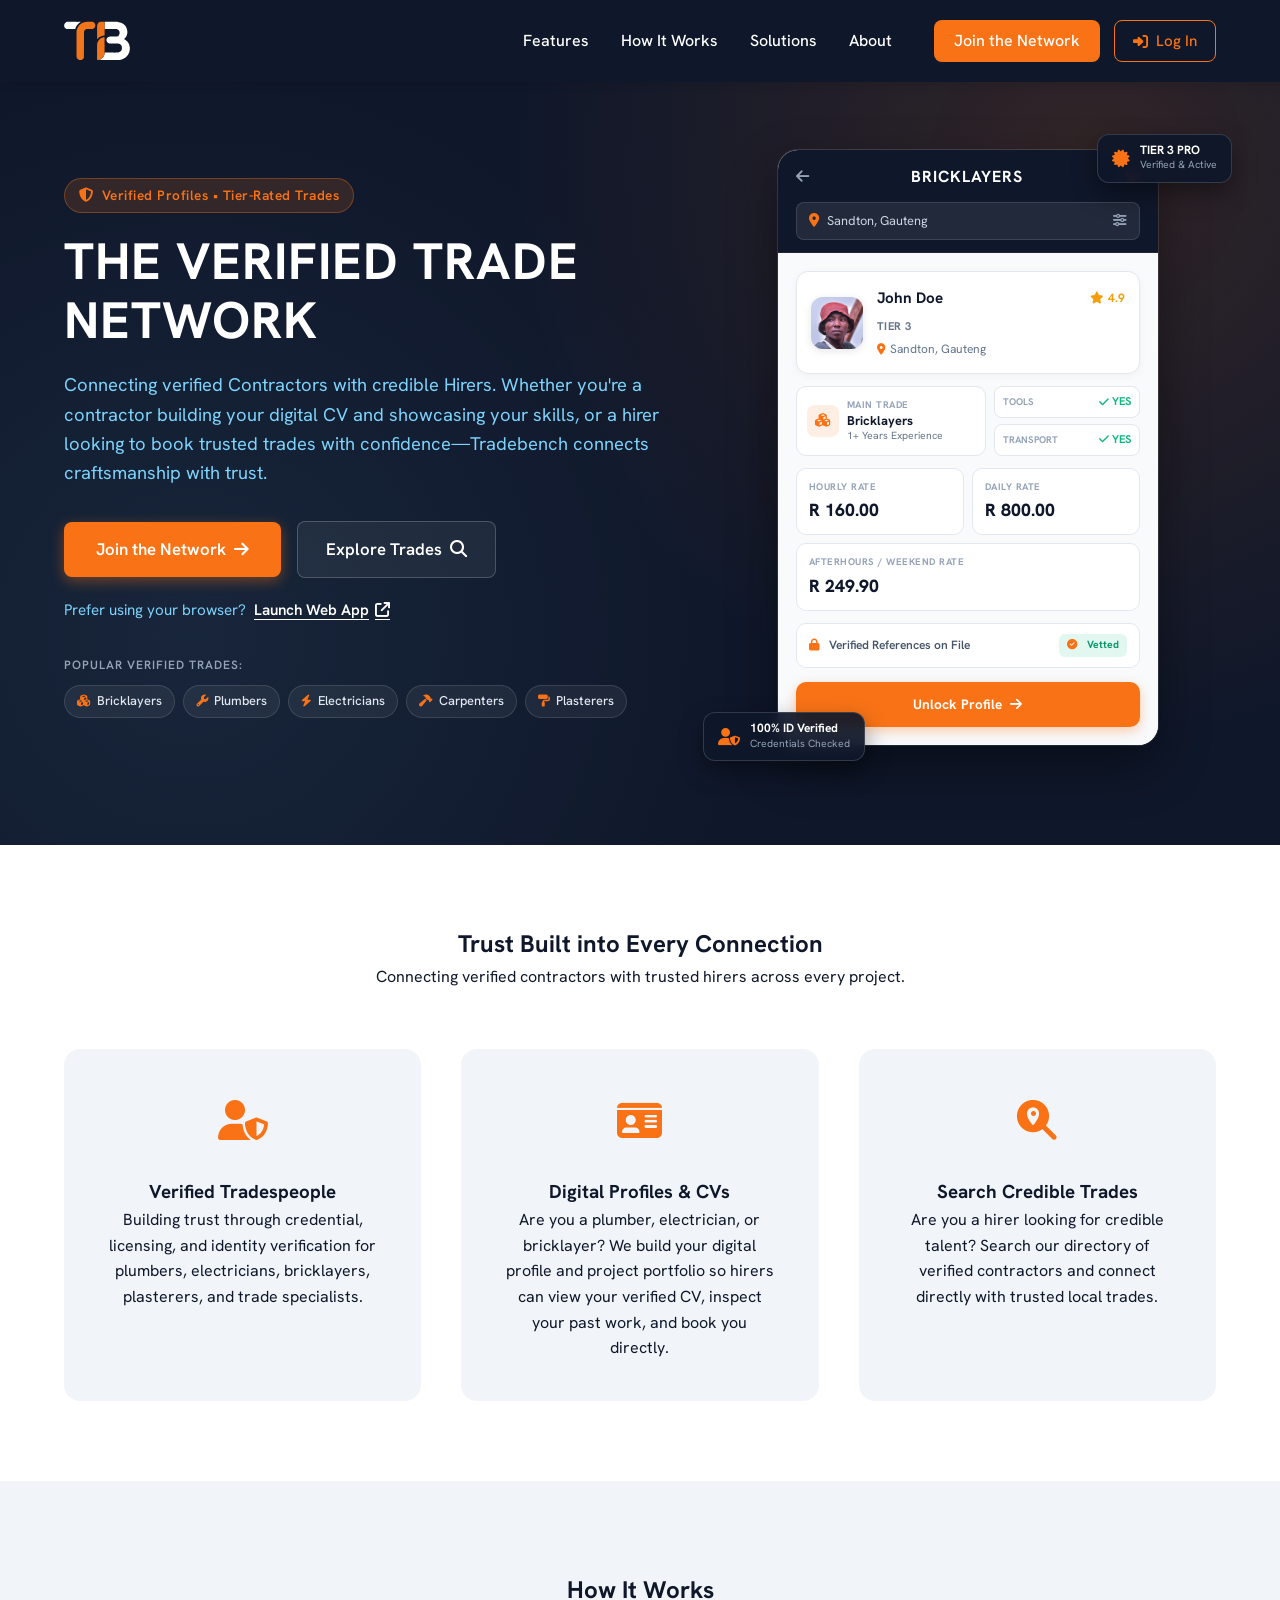
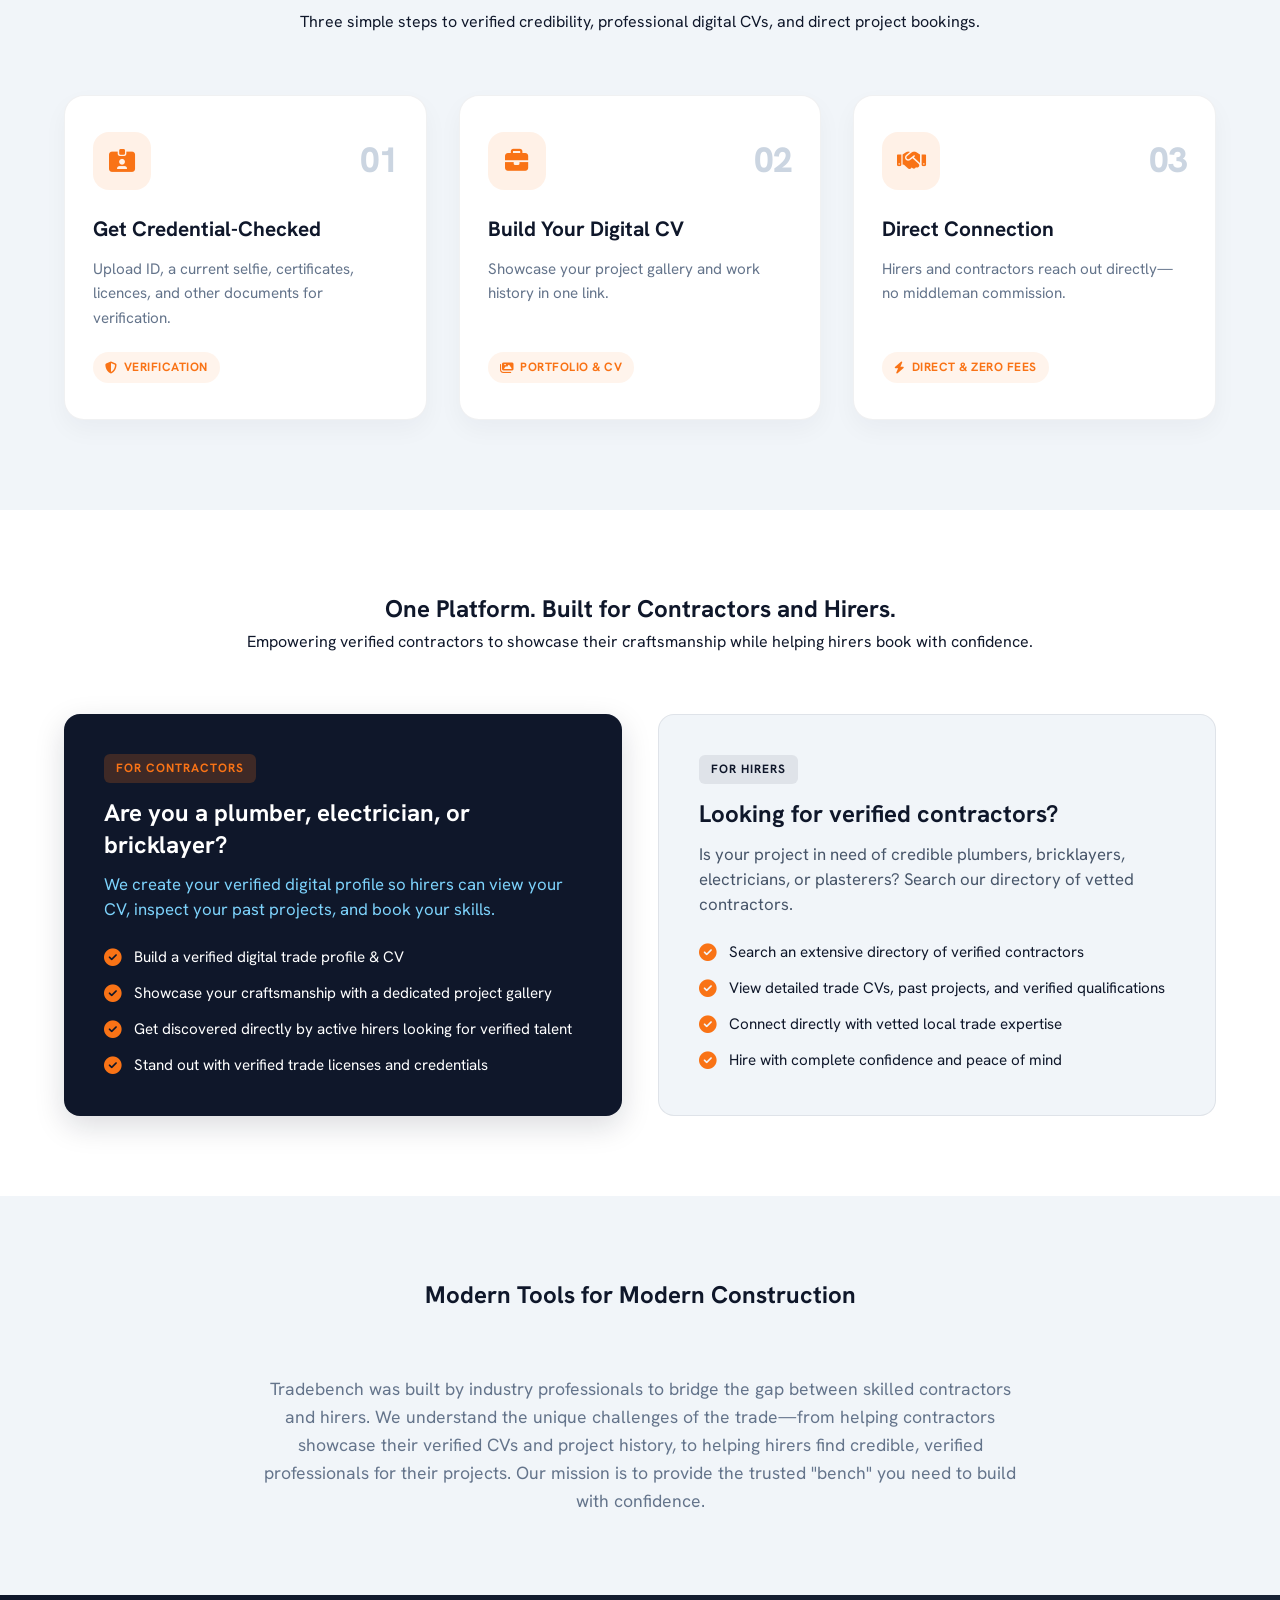
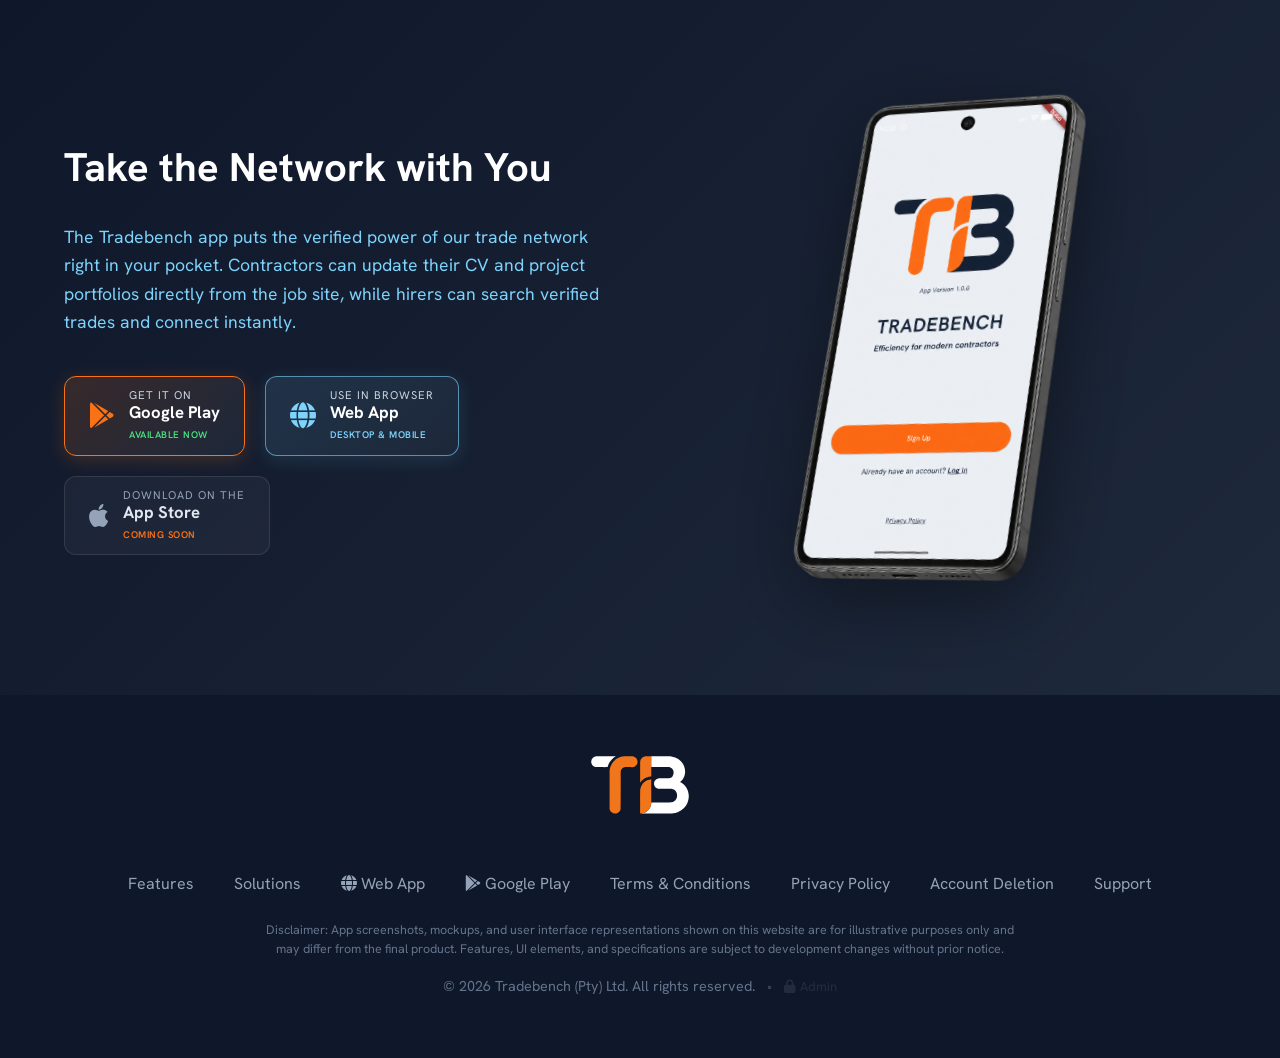
<file: index.html>
<!DOCTYPE html>
<html lang="en">

<head>
    <meta charset="UTF-8">
    <meta name="viewport" content="width=device-width, initial-scale=1.0">
    <title>Tradebench | The Verified Trade Network</title>
    <link rel="icon" type="image/svg+xml" href="assets/logo_dark.svg">
    <link rel="stylesheet" href="css/style.css">
    <!-- Font Awesome for icons -->
    <link rel="stylesheet" href="https://cdnjs.cloudflare.com/ajax/libs/font-awesome/6.5.2/css/all.min.css">
</head>

<body>
    <header>
        <div class="container">
            <nav>
                <a href="#" class="logo">
                    <img src="assets/logo_light.svg" alt="Tradebench Logo">
                </a>
                <button class="mobile-nav-toggle" id="mobileNavToggle" aria-label="Toggle navigation menu"
                    aria-expanded="false" aria-controls="navLinks">
                    <i class="fas fa-bars"></i>
                </button>
                <div class="nav-links" id="navLinks">
                    <a href="#features">Features</a>
                    <a href="#how-it-works">How It Works</a>
                    <a href="#solutions">Solutions</a>
                    <a href="#about">About</a>
                    <a href="#download" class="btn-cta-nav">Join the Network</a>
                    <a href="https://app.tradebench.co.za/" target="_blank" rel="noopener noreferrer" class="btn-login" aria-label="Log in to Tradebench Web App">
                        <i class="fas fa-right-to-bracket"></i> Log In
                    </a>
                </div>
            </nav>
        </div>
    </header>

    <main>
        <section class="hero">
            <div class="container">
                <div class="hero-grid">
                    <div class="hero-content">
                        <div class="hero-badge">
                            <i class="fas fa-shield-halved"></i>
                            <span>Verified Profiles • Tier-Rated Trades</span>
                        </div>
                        <h1>THE VERIFIED TRADE NETWORK</h1>
                        <p>Connecting verified Contractors with credible Hirers. Whether you're a contractor building your digital CV and showcasing your skills, or a hirer looking to book trusted trades with confidence—Tradebench connects craftsmanship with trust.</p>
                        <div class="hero-actions">
                            <a href="#download" class="cta-button">
                                <span>Join the Network</span>
                                <i class="fas fa-arrow-right"></i>
                            </a>
                            <a href="#solutions" class="cta-button-ghost">
                                <span>Explore Trades</span>
                                <i class="fas fa-magnifying-glass"></i>
                            </a>
                        </div>
                        <div class="hero-web-app-hint">
                            <span>Prefer using your browser?</span>
                            <a href="https://app.tradebench.co.za/" target="_blank" rel="noopener noreferrer">
                                Launch Web App <i class="fas fa-arrow-up-right-from-square"></i>
                            </a>
                        </div>
                        <div class="hero-trades-strip">
                            <span class="trades-label">Popular Verified Trades:</span>
                            <div class="trade-pills">
                                <span class="trade-pill"><i class="fa-solid fa-cubes"></i> Bricklayers</span>
                                <span class="trade-pill"><i class="fa-solid fa-wrench"></i> Plumbers</span>
                                <span class="trade-pill"><i class="fa-solid fa-bolt"></i> Electricians</span>
                                <span class="trade-pill"><i class="fa-solid fa-hammer"></i> Carpenters</span>
                                <span class="trade-pill"><i class="fa-solid fa-paint-roller"></i> Plasterers</span>
                            </div>
                        </div>
                    </div>

                    <div class="hero-mockup-wrapper">
                        <div class="mockup-glow"></div>
                        
                        <!-- Floating verified badge top right -->
                        <div class="floating-chip chip-top-right">
                            <i class="fas fa-certificate"></i>
                            <div>
                                <strong>TIER 3 PRO</strong>
                                <span>Verified & Active</span>
                            </div>
                        </div>

                        <!-- App Mockup Card -->
                        <div class="app-mockup-card">
                            <div class="mockup-screen-header">
                                <div class="mockup-nav">
                                    <i class="fas fa-arrow-left"></i>
                                    <span class="mockup-title">BRICKLAYERS</span>
                                    <i class="fas fa-heart heart-icon"></i>
                                </div>
                                <div class="mockup-search-bar">
                                    <i class="fas fa-location-dot"></i>
                                    <span class="search-placeholder">Sandton, Gauteng</span>
                                    <i class="fas fa-sliders search-filter"></i>
                                </div>
                            </div>

                            <div class="mockup-profile-body">
                                <div class="mockup-profile-head">
                                    <div class="mockup-avatar">
                                        <img src="assets/profile_tradesman.jpg" alt="John Doe" class="mockup-avatar-img">
                                    </div>
                                    <div class="mockup-profile-info">
                                        <div class="profile-name-row">
                                            <h4>John Doe</h4>
                                            <div class="star-rating">
                                                <i class="fas fa-star"></i>
                                                <span>4.9</span>
                                            </div>
                                        </div>
                                        <span class="mockup-tier-badge">TIER 3</span>
                                        <div class="mockup-location">
                                            <i class="fas fa-location-dot"></i>
                                            <span>Sandton, Gauteng</span>
                                        </div>
                                    </div>
                                </div>

                                <div class="mockup-skills-grid">
                                    <div class="skill-item">
                                        <div class="skill-icon"><i class="fa-solid fa-cubes"></i></div>
                                        <div class="skill-text">
                                            <span class="skill-label">MAIN TRADE</span>
                                            <strong>Bricklayers</strong>
                                            <small>1+ Years Experience</small>
                                        </div>
                                    </div>
                                    <div class="skill-badges">
                                        <div class="badge-status">
                                            <span class="badge-title">TOOLS</span>
                                            <span class="badge-val text-green"><i class="fas fa-check"></i> YES</span>
                                        </div>
                                        <div class="badge-status">
                                            <span class="badge-title">TRANSPORT</span>
                                            <span class="badge-val text-green"><i class="fas fa-check"></i> YES</span>
                                        </div>
                                    </div>
                                </div>

                                <div class="mockup-rates-grid">
                                    <div class="rate-card">
                                        <span class="rate-label">HOURLY RATE</span>
                                        <span class="rate-value">R 160.00</span>
                                    </div>
                                    <div class="rate-card">
                                        <span class="rate-label">DAILY RATE</span>
                                        <span class="rate-value">R 800.00</span>
                                    </div>
                                    <div class="rate-card full-width">
                                        <span class="rate-label">AFTERHOURS / WEEKEND RATE</span>
                                        <span class="rate-value">R 249.90</span>
                                    </div>
                                </div>

                                <div class="mockup-references">
                                    <div class="ref-row">
                                        <div>
                                            <i class="fas fa-lock"></i>
                                            <span>Verified References on File</span>
                                        </div>
                                        <span class="badge-verified"><i class="fas fa-check-circle"></i> Vetted</span>
                                    </div>
                                </div>

                                <a href="#download" class="mockup-action-btn">
                                    <span>Unlock Profile</span>
                                    <i class="fas fa-arrow-right"></i>
                                </a>
                            </div>
                        </div>

                        <!-- Floating badge bottom left -->
                        <div class="floating-chip chip-bottom-left">
                            <i class="fas fa-user-shield"></i>
                            <div>
                                <strong>100% ID Verified</strong>
                                <span>Credentials Checked</span>
                            </div>
                        </div>
                    </div>
                </div>
            </div>
        </section>

        <section id="features" class="features">
            <div class="container">
                <div class="section-title">
                    <h2>Trust Built into Every Connection</h2>
                    <p>Connecting verified contractors with trusted hirers across every project.</p>
                </div>

                <div class="feature-grid">
                    <div class="feature-card">
                        <div class="feature-icon">
                            <i class="fas fa-user-shield"></i>
                        </div>
                        <h3>Verified Tradespeople</h3>
                        <p>Building trust through credential, licensing, and identity verification for plumbers,
                            electricians, bricklayers, plasterers, and trade specialists.</p>
                    </div>

                    <div class="feature-card">
                        <div class="feature-icon">
                            <i class="fas fa-id-card"></i>
                        </div>
                        <h3>Digital Profiles & CVs</h3>
                        <p>Are you a plumber, electrician, or bricklayer? We build your digital profile and project portfolio so
                            hirers can view your verified CV, inspect your past work, and book you directly.</p>
                    </div>

                    <div class="feature-card">
                        <div class="feature-icon">
                            <i class="fas fa-search-location"></i>
                        </div>
                        <h3>Search Credible Trades</h3>
                        <p>Are you a hirer looking for credible talent? Search our directory of verified contractors
                            and connect directly with trusted local trades.</p>
                    </div>
                </div>
            </div>
        </section>

        <section id="how-it-works" class="how-it-works">
            <div class="container">
                <div class="section-title">
                    <h2>How It Works</h2>
                    <p>Three simple steps to verified credibility, professional digital CVs, and direct project bookings.</p>
                </div>

                <div class="steps-grid">
                    <!-- Step 1 -->
                    <div class="step-card">
                        <div class="step-header">
                            <div class="step-icon-wrap">
                                <i class="fa-solid fa-id-card-clip"></i>
                            </div>
                            <span class="step-number">01</span>
                        </div>
                        <h3>Get Credential-Checked</h3>
                        <p>Upload ID, a current selfie, certificates, licences, and other documents for verification.</p>
                        <div class="step-pill">
                            <i class="fa-solid fa-shield-halved"></i>
                            <span>Verification</span>
                        </div>
                    </div>

                    <!-- Step 2 -->
                    <div class="step-card">
                        <div class="step-header">
                            <div class="step-icon-wrap">
                                <i class="fa-solid fa-briefcase"></i>
                            </div>
                            <span class="step-number">02</span>
                        </div>
                        <h3>Build Your Digital CV</h3>
                        <p>Showcase your project gallery and work history in one link.</p>
                        <div class="step-pill">
                            <i class="fa-solid fa-images"></i>
                            <span>Portfolio & CV</span>
                        </div>
                    </div>

                    <!-- Step 3 -->
                    <div class="step-card">
                        <div class="step-header">
                            <div class="step-icon-wrap">
                                <i class="fa-solid fa-handshake"></i>
                            </div>
                            <span class="step-number">03</span>
                        </div>
                        <h3>Direct Connection</h3>
                        <p>Hirers and contractors reach out directly—no middleman commission.</p>
                        <div class="step-pill">
                            <i class="fa-solid fa-bolt"></i>
                            <span>Direct & Zero Fees</span>
                        </div>
                    </div>
                </div>
            </div>
        </section>

        <section id="solutions" class="solutions">
            <div class="container">
                <div class="section-title">
                    <h2>One Platform. Built for Contractors and Hirers.</h2>
                    <p>Empowering verified contractors to showcase their craftsmanship while helping hirers book with
                        confidence.</p>
                </div>

                <div class="solutions-grid">
                    <div class="solution-card trades">
                        <span class="solution-tag">For Contractors</span>
                        <h3>Are you a plumber, electrician, or bricklayer?</h3>
                        <p class="solution-lead">We create your verified digital profile so hirers can
                            view your CV, inspect your past projects, and book your skills.</p>
                        <ul class="solution-list">
                            <li><i class="fas fa-check-circle"></i> <span>Build a verified digital trade profile &
                                    CV</span></li>
                            <li><i class="fas fa-check-circle"></i> <span>Showcase your craftsmanship with a dedicated
                                    project gallery</span></li>
                            <li><i class="fas fa-check-circle"></i> <span>Get discovered directly by active hirers looking
                                    for verified talent</span></li>
                            <li><i class="fas fa-check-circle"></i> <span>Stand out with verified trade licenses and
                                    credentials</span></li>
                        </ul>
                    </div>

                    <div class="solution-card hirers">
                        <span class="solution-tag">For Hirers</span>
                        <h3>Looking for verified contractors?</h3>
                        <p class="solution-lead">Is your project in need of credible plumbers, bricklayers, electricians,
                            or plasterers? Search our directory of vetted contractors.</p>
                        <ul class="solution-list">
                            <li><i class="fas fa-check-circle"></i> <span>Search an extensive directory of verified
                                    contractors</span></li>
                            <li><i class="fas fa-check-circle"></i> <span>View detailed trade CVs, past projects, and
                                    verified qualifications</span></li>
                            <li><i class="fas fa-check-circle"></i> <span>Connect directly with vetted local trade
                                    expertise</span></li>
                            <li><i class="fas fa-check-circle"></i> <span>Hire with complete confidence and peace of
                                    mind</span></li>
                        </ul>
                    </div>
                </div>
            </div>
        </section>

        <section id="about" class="about">
            <div class="container about-content">
                <div class="section-title">
                    <h2>Modern Tools for Modern Construction</h2>
                </div>
                <p>
                    Tradebench was built by industry professionals to bridge the gap between skilled contractors
                    and hirers. We understand the unique challenges of the trade—from helping contractors
                    showcase their verified CVs and project history, to helping hirers find credible, verified
                    professionals for their projects. Our mission is to provide the trusted "bench" you need to build with confidence.
                </p>
            </div>
        </section>

        <section id="download" class="download-section">
            <div class="container">
                <div class="download-container">
                    <div class="download-content">
                        <h2>Take the Network with You</h2>
                        <p>The Tradebench app puts the verified power of our trade network right in your pocket.
                            Contractors can update their CV and project portfolios directly from the job site, while
                            hirers can search verified trades and connect instantly.</p>

                        <div class="app-badges">
                            <a href="https://play.google.com/store/apps/details?id=com.tradebench.app&amp;pcampaignid=web_share"
                                target="_blank"
                                rel="noopener noreferrer"
                                class="app-badge-btn"
                                aria-label="Get Tradebench on Google Play">
                                <i class="fab fa-google-play"></i>
                                <div>
                                    <span>Get it on</span>
                                    <strong>Google Play</strong>
                                    <small class="badge-status-now">AVAILABLE NOW</small>
                                </div>
                            </a>
                            <a href="https://app.tradebench.co.za/"
                                target="_blank"
                                rel="noopener noreferrer"
                                class="app-badge-btn web-app-btn"
                                aria-label="Open Tradebench Web App in Browser">
                                <i class="fas fa-globe"></i>
                                <div>
                                    <span>Use in Browser</span>
                                    <strong>Web App</strong>
                                    <small class="badge-status-browser">DESKTOP &amp; MOBILE</small>
                                </div>
                            </a>
                            <div class="badge-placeholder" aria-label="App Store - Coming Soon">
                                <i class="fab fa-apple"></i>
                                <div>
                                    <span>Download on the</span>
                                    <strong>App Store</strong>
                                    <small class="badge-status-soon">COMING SOON</small>
                                </div>
                            </div>
                        </div>
                    </div>
                    <div class="phone-mockup">
                        <img src="assets/Phone_Screenshot.png" alt="Tradebench App Screenshot">
                    </div>
                </div>
            </div>
        </section>
    </main>

    <footer>
        <div class="container">
            <img src="assets/logo_light.svg" alt="Tradebench Logo" class="footer-logo">
            <div class="footer-links">
                <a href="#features">Features</a>
                <a href="#solutions">Solutions</a>
                <a href="https://app.tradebench.co.za/" target="_blank" rel="noopener noreferrer"><i class="fas fa-globe"></i> Web App</a>
                <a href="https://play.google.com/store/apps/details?id=com.tradebench.app&amp;pcampaignid=web_share" target="_blank" rel="noopener noreferrer"><i class="fab fa-google-play"></i> Google Play</a>
                <a href="legal.html?tab=terms">Terms &amp; Conditions</a>
                <a href="legal.html?tab=privacy">Privacy Policy</a>
                <a href="delete-account.html">Account Deletion</a>
                <a href="mailto:hello@tradebench.co.za">Support</a>
            </div>
            <p class="footer-disclaimer">
                Disclaimer: App screenshots, mockups, and user interface representations shown on this website are for illustrative purposes only and may differ from the final product. Features, UI elements, and specifications are subject to development changes without prior notice.
            </p>
            <p class="copyright">
                &copy; 2026 Tradebench (Pty) Ltd. All rights reserved.
                <span class="footer-divider">•</span>
                <a href="https://admin.tradebench.co.za/" target="_blank" rel="noopener noreferrer" class="admin-link" title="Admin Portal" aria-label="Admin Portal">
                    <i class="fas fa-lock"></i> Admin
                </a>
            </p>
        </div>
    </footer>
    <script src="js/main.js"></script>
</body>

</html>
</file>
<file: css/style.css>
@import url('https://fonts.googleapis.com/css2?family=Hanken+Grotesk:wght@300;400;500;600;700&display=swap');

:root {
    --safety-orange: #F97316;
    --deep-navy: #0F172A;
    --light-slate: #F1F5F9;
    --action-sky: #7DD3FC;
    --slate-navy: #1E293B;
    --surface-dark: #020617;
    --text-main: #0F172A;
    --text-muted: #64748B;
    --white: #FFFFFF;
}

* {
    margin: 0;
    padding: 0;
    box-sizing: border-box;
}

html {
    scroll-behavior: smooth;
}

body {
    font-family: 'Hanken Grotesk', sans-serif;
    line-height: 1.6;
    color: var(--text-main);
    background-color: var(--light-slate);
    overflow-x: hidden;
}

/* Typography */
h1, h2, h3, h4 {
    font-weight: 700;
    color: var(--deep-navy);
}

a {
    text-decoration: none;
    transition: 0.3s;
}

/* Layout */
.container {
    max-width: 1200px;
    margin: 0 auto;
    padding: 0 24px;
}

section {
    padding: 80px 0;
}

/* Header */
header {
    background: var(--deep-navy);
    padding: 20px 0;
    position: fixed;
    width: 100%;
    top: 0;
    z-index: 1000;
    box-shadow: 0 2px 10px rgba(0,0,0,0.1);
}

nav {
    display: flex;
    justify-content: space-between;
    align-items: center;
}

.logo {
    height: 40px;
}

.logo img {
    height: 100%;
}

.nav-links {
    display: flex;
    gap: 32px;
    align-items: center;
}

.nav-links a {
    color: var(--white);
    font-weight: 500;
}

.nav-links a:hover {
    color: var(--safety-orange);
}

.btn-cta-nav {
    background: var(--safety-orange);
    color: var(--white) !important;
    padding: 8px 20px;
    border-radius: 8px;
    font-weight: 600;
    margin-left: 10px;
}

.btn-cta-nav:hover {
    background: #ea580c; /* Slightly darker orange */
    transform: translateY(-1px);
}

.mobile-nav-toggle {
    display: none;
    background: transparent;
    border: 1px solid rgba(255, 255, 255, 0.25);
    color: var(--white);
    font-size: 1.25rem;
    width: 44px;
    height: 44px;
    border-radius: 8px;
    cursor: pointer;
    align-items: center;
    justify-content: center;
    transition: all 0.2s ease;
}

.mobile-nav-toggle:hover,
.mobile-nav-toggle:focus-visible {
    color: var(--safety-orange);
    border-color: var(--safety-orange);
    outline: none;
    background: rgba(249, 115, 22, 0.1);
}

.btn-login {
    display: inline-flex;
    align-items: center;
    justify-content: center;
    gap: 8px;
    border: 1.5px solid var(--safety-orange);
    color: var(--safety-orange) !important;
    padding: 8px 18px;
    border-radius: 8px;
    font-weight: 600;
    font-size: 0.95rem;
    transition: all 0.25s ease;
}

.btn-login:hover {
    background: var(--safety-orange);
    color: var(--white) !important;
    transform: translateY(-1px);
}

.btn-cta-nav + .btn-login {
    margin-left: -18px;
}

/* Hero Section */
.hero {
    background: radial-gradient(circle at 85% 20%, rgba(249, 115, 22, 0.15) 0%, transparent 45%),
                radial-gradient(circle at 15% 75%, rgba(125, 211, 252, 0.08) 0%, transparent 45%),
                var(--deep-navy);
    color: var(--white);
    padding: 150px 0 100px;
    position: relative;
    overflow: hidden;
}

.hero-grid {
    display: grid;
    grid-template-columns: 1.1fr 0.9fr;
    gap: 48px;
    align-items: center;
    text-align: left;
}

.hero-badge {
    display: inline-flex;
    align-items: center;
    gap: 8px;
    background: rgba(249, 115, 22, 0.15);
    border: 1px solid rgba(249, 115, 22, 0.35);
    color: var(--safety-orange);
    padding: 6px 14px;
    border-radius: 999px;
    font-size: 0.85rem;
    font-weight: 600;
    letter-spacing: 0.5px;
    margin-bottom: 20px;
}

.hero-badge i {
    font-size: 0.9rem;
}

.hero h1 {
    color: var(--white);
    font-size: 3.2rem;
    line-height: 1.15;
    margin-bottom: 20px;
    letter-spacing: 1px;
}

.hero p {
    font-size: 1.15rem;
    color: var(--action-sky);
    line-height: 1.6;
    margin-bottom: 32px;
}

.hero-actions {
    display: flex;
    align-items: center;
    gap: 16px;
    flex-wrap: wrap;
    margin-bottom: 20px;
}

.hero-web-app-hint {
    display: flex;
    align-items: center;
    gap: 8px;
    font-size: 0.95rem;
    color: var(--action-sky);
    margin-bottom: 34px;
}

.hero-web-app-hint a {
    color: var(--white);
    font-weight: 600;
    text-decoration: underline;
    text-underline-offset: 4px;
    display: inline-flex;
    align-items: center;
    gap: 6px;
    transition: color 0.2s ease;
}

.hero-web-app-hint a:hover {
    color: var(--safety-orange);
}

.cta-button {
    display: inline-flex;
    align-items: center;
    justify-content: center;
    gap: 8px;
    background: var(--safety-orange);
    color: var(--white);
    padding: 14px 32px;
    border-radius: 8px;
    font-weight: 600;
    font-size: 1.05rem;
    box-shadow: 0 4px 14px rgba(249, 115, 22, 0.4);
    transition: 0.3s;
}

.cta-button:hover {
    transform: translateY(-2px);
    box-shadow: 0 6px 20px rgba(249, 115, 22, 0.6);
    background: #ea580c;
}

.cta-button-ghost {
    display: inline-flex;
    align-items: center;
    justify-content: center;
    gap: 8px;
    background: rgba(255, 255, 255, 0.06);
    border: 1px solid rgba(255, 255, 255, 0.2);
    color: var(--white);
    padding: 14px 28px;
    border-radius: 8px;
    font-weight: 600;
    font-size: 1.05rem;
    transition: 0.3s;
}

.cta-button-ghost:hover {
    background: rgba(255, 255, 255, 0.12);
    border-color: var(--white);
    color: var(--white);
    transform: translateY(-2px);
}

.hero-trades-strip {
    display: flex;
    flex-direction: column;
    gap: 10px;
}

.trades-label {
    font-size: 0.75rem;
    text-transform: uppercase;
    letter-spacing: 1px;
    color: #94A3B8;
    font-weight: 600;
}

.trade-pills {
    display: flex;
    flex-wrap: wrap;
    gap: 8px;
}

.trade-pill {
    display: inline-flex;
    align-items: center;
    gap: 6px;
    background: rgba(255, 255, 255, 0.06);
    border: 1px solid rgba(255, 255, 255, 0.12);
    color: #E2E8F0;
    padding: 5px 12px;
    border-radius: 20px;
    font-size: 0.8rem;
    font-weight: 500;
    transition: 0.2s;
}

.trade-pill i {
    color: var(--safety-orange);
    font-size: 0.75rem;
}

.trade-pill:hover {
    border-color: var(--safety-orange);
    background: rgba(249, 115, 22, 0.12);
    color: var(--white);
    transform: translateY(-1px);
}

/* Mockup Profile Card in Hero */
.hero-mockup-wrapper {
    position: relative;
    display: flex;
    justify-content: center;
    align-items: center;
}

.mockup-glow {
    position: absolute;
    width: 340px;
    height: 340px;
    background: radial-gradient(circle, rgba(249, 115, 22, 0.22) 0%, transparent 70%);
    filter: blur(40px);
    top: 50%;
    left: 50%;
    transform: translate(-50%, -50%);
    z-index: 0;
    pointer-events: none;
}

.app-mockup-card {
    position: relative;
    z-index: 1;
    background: #FFFFFF;
    border-radius: 20px;
    box-shadow: 0 20px 50px rgba(0, 0, 0, 0.4), 0 0 0 1px rgba(255, 255, 255, 0.15);
    overflow: hidden;
    width: 100%;
    max-width: 380px;
    color: var(--text-main);
    animation: floatMockup 6s ease-in-out infinite;
}

@keyframes floatMockup {
    0%, 100% {
        transform: translateY(0px);
    }
    50% {
        transform: translateY(-8px);
    }
}

.mockup-screen-header {
    background: var(--deep-navy);
    padding: 14px 18px 12px;
    color: var(--white);
    border-bottom: 1px solid rgba(255, 255, 255, 0.08);
}

.mockup-nav {
    display: flex;
    align-items: center;
    justify-content: space-between;
    margin-bottom: 12px;
}

.mockup-nav i {
    font-size: 0.95rem;
    color: #94A3B8;
    cursor: pointer;
}

.mockup-nav .heart-icon {
    color: #EF4444;
}

.mockup-title {
    font-size: 1rem;
    font-weight: 700;
    letter-spacing: 1px;
    color: var(--white);
}

.mockup-search-bar {
    display: flex;
    align-items: center;
    background: rgba(255, 255, 255, 0.08);
    border: 1px solid rgba(255, 255, 255, 0.12);
    border-radius: 8px;
    padding: 8px 12px;
    font-size: 0.8rem;
    color: #94A3B8;
    gap: 8px;
}

.mockup-search-bar i {
    color: var(--safety-orange);
    font-size: 0.85rem;
}

.search-placeholder {
    flex: 1;
    color: #CBD5E1;
}

.search-filter {
    color: #94A3B8 !important;
}

.mockup-profile-body {
    padding: 18px;
    background: #F8FAFC;
    text-align: left;
}

.mockup-profile-head {
    display: flex;
    align-items: center;
    gap: 14px;
    background: var(--white);
    padding: 14px;
    border-radius: 12px;
    box-shadow: 0 2px 8px rgba(0, 0, 0, 0.04);
    border: 1px solid #E2E8F0;
    margin-bottom: 12px;
}

.mockup-avatar {
    width: 52px;
    height: 52px;
    border-radius: 12px;
    overflow: hidden;
    box-shadow: 0 2px 8px rgba(0, 0, 0, 0.1);
    flex-shrink: 0;
    background: #E2E8F0;
}

.mockup-avatar-img {
    width: 100%;
    height: 100%;
    object-fit: cover;
    display: block;
}

.mockup-profile-info {
    flex: 1;
    min-width: 0;
}

.profile-name-row {
    display: flex;
    justify-content: space-between;
    align-items: center;
    margin-bottom: 2px;
}

.profile-name-row h4 {
    font-size: 0.95rem;
    font-weight: 700;
    color: var(--deep-navy);
    margin: 0;
}

.star-rating {
    display: flex;
    align-items: center;
    gap: 4px;
    font-size: 0.75rem;
    font-weight: 700;
    color: #F59E0B;
}

.mockup-tier-badge {
    display: inline-block;
    font-size: 0.7rem;
    font-weight: 700;
    color: #64748B;
    text-transform: uppercase;
    letter-spacing: 0.5px;
}

.mockup-location {
    display: flex;
    align-items: center;
    gap: 5px;
    font-size: 0.75rem;
    color: #64748B;
    margin-top: 2px;
}

.mockup-location i {
    color: var(--safety-orange);
    font-size: 0.7rem;
}

/* Skills Grid */
.mockup-skills-grid {
    display: grid;
    grid-template-columns: 1.3fr 1fr;
    gap: 8px;
    margin-bottom: 12px;
}

.skill-item {
    display: flex;
    align-items: center;
    gap: 8px;
    background: var(--white);
    padding: 10px;
    border-radius: 10px;
    border: 1px solid #E2E8F0;
}

.skill-icon {
    width: 32px;
    height: 32px;
    background: rgba(249, 115, 22, 0.12);
    border-radius: 8px;
    display: flex;
    align-items: center;
    justify-content: center;
    color: var(--safety-orange);
    font-size: 0.85rem;
    flex-shrink: 0;
}

.skill-text {
    display: flex;
    flex-direction: column;
}

.skill-label {
    font-size: 0.6rem;
    font-weight: 700;
    color: #94A3B8;
    text-transform: uppercase;
    letter-spacing: 0.5px;
}

.skill-text strong {
    font-size: 0.8rem;
    color: var(--deep-navy);
    line-height: 1.2;
}

.skill-text small {
    font-size: 0.65rem;
    color: #64748B;
}

.skill-badges {
    display: flex;
    flex-direction: column;
    gap: 6px;
}

.badge-status {
    background: var(--white);
    border: 1px solid #E2E8F0;
    border-radius: 8px;
    padding: 6px 8px;
    display: flex;
    justify-content: space-between;
    align-items: center;
    font-size: 0.7rem;
}

.badge-title {
    font-weight: 700;
    color: #94A3B8;
    font-size: 0.6rem;
}

.badge-val.text-green {
    color: #10B981;
    font-weight: 700;
    font-size: 0.7rem;
    display: flex;
    align-items: center;
    gap: 3px;
}

/* Rates in Mockup */
.mockup-rates-grid {
    display: grid;
    grid-template-columns: 1fr 1fr;
    gap: 8px;
    margin-bottom: 12px;
}

.rate-card {
    background: var(--white);
    border: 1px solid #E2E8F0;
    border-radius: 10px;
    padding: 10px 12px;
    display: flex;
    flex-direction: column;
}

.rate-card.full-width {
    grid-column: span 2;
}

.rate-label {
    font-size: 0.6rem;
    font-weight: 700;
    color: #94A3B8;
    text-transform: uppercase;
    letter-spacing: 0.5px;
    margin-bottom: 2px;
}

.rate-value {
    font-size: 1.1rem;
    font-weight: 800;
    color: var(--deep-navy);
}

/* References in Mockup */
.mockup-references {
    background: var(--white);
    border: 1px solid #E2E8F0;
    border-radius: 10px;
    padding: 10px 12px;
    margin-bottom: 14px;
}

.ref-row {
    display: flex;
    align-items: center;
    justify-content: space-between;
    font-size: 0.75rem;
    color: #475569;
    font-weight: 600;
}

.ref-row i {
    color: var(--safety-orange);
    margin-right: 6px;
}

.badge-verified {
    background: rgba(16, 185, 129, 0.12);
    color: #059669;
    font-size: 0.65rem;
    font-weight: 700;
    padding: 3px 8px;
    border-radius: 6px;
    display: inline-flex;
    align-items: center;
    gap: 4px;
}

/* Action button in mockup */
.mockup-action-btn {
    display: flex;
    align-items: center;
    justify-content: center;
    gap: 8px;
    width: 100%;
    background: var(--safety-orange);
    color: var(--white);
    padding: 12px;
    border-radius: 10px;
    font-weight: 700;
    font-size: 0.85rem;
    box-shadow: 0 4px 12px rgba(249, 115, 22, 0.35);
    transition: 0.2s;
}

.mockup-action-btn:hover {
    background: #ea580c;
    color: var(--white);
    transform: translateY(-1px);
}

/* Floating chips around mockup */
.floating-chip {
    position: absolute;
    z-index: 2;
    background: rgba(15, 23, 42, 0.92);
    -webkit-backdrop-filter: blur(8px);
    backdrop-filter: blur(8px);
    border: 1px solid rgba(255, 255, 255, 0.15);
    color: var(--white);
    padding: 8px 14px;
    border-radius: 12px;
    display: flex;
    align-items: center;
    gap: 10px;
    box-shadow: 0 10px 25px rgba(0, 0, 0, 0.4);
    animation: floatChip 4s ease-in-out infinite alternate;
}

.floating-chip i {
    font-size: 1.1rem;
    color: var(--safety-orange);
}

.floating-chip strong {
    display: block;
    font-size: 0.75rem;
    line-height: 1.2;
}

.floating-chip span {
    display: block;
    font-size: 0.65rem;
    color: #94A3B8;
}

.chip-top-right {
    top: -16px;
    right: -16px;
}

.chip-bottom-left {
    bottom: -16px;
    left: -16px;
    animation-delay: 1.5s;
}

@keyframes floatChip {
    0% {
        transform: translateY(0);
    }
    100% {
        transform: translateY(-6px);
    }
}

/* Features */
.features {
    background: var(--white);
}

.section-title {
    text-align: center;
    margin-bottom: 60px;
}

.feature-grid {
    display: grid;
    grid-template-columns: repeat(auto-fit, minmax(300px, 1fr));
    gap: 40px;
}

.feature-card {
    padding: 40px;
    background: var(--light-slate);
    border-radius: 16px;
    text-align: center;
    transition: 0.3s;
}

.feature-card:hover {
    transform: translateY(-10px);
    background: var(--white);
    box-shadow: 0 10px 30px rgba(0,0,0,0.05);
}

.feature-icon {
    font-size: 40px;
    color: var(--safety-orange);
    margin-bottom: 24px;
}

/* How It Works Section */
.how-it-works {
    background: var(--light-slate);
    padding: 90px 0;
    position: relative;
    overflow: hidden;
}

.steps-grid {
    display: grid;
    grid-template-columns: repeat(3, 1fr);
    gap: 32px;
    position: relative;
    z-index: 1;
}

.step-card {
    background: var(--white);
    padding: 36px 28px;
    border-radius: 20px;
    position: relative;
    box-shadow: 0 10px 25px rgba(15, 23, 42, 0.04);
    border: 1px solid rgba(15, 23, 42, 0.06);
    transition: all 0.3s ease;
    display: flex;
    flex-direction: column;
}

.step-card:hover {
    transform: translateY(-8px);
    box-shadow: 0 20px 35px rgba(249, 115, 22, 0.1);
    border-color: rgba(249, 115, 22, 0.3);
}

.step-header {
    display: flex;
    align-items: center;
    justify-content: space-between;
    margin-bottom: 22px;
}

.step-icon-wrap {
    width: 58px;
    height: 58px;
    background: rgba(249, 115, 22, 0.1);
    border-radius: 16px;
    display: flex;
    align-items: center;
    justify-content: center;
    color: var(--safety-orange);
    font-size: 1.45rem;
    transition: 0.3s ease;
}

.step-card:hover .step-icon-wrap {
    background: var(--safety-orange);
    color: var(--white);
    transform: scale(1.05);
}

.step-number {
    font-size: 2.2rem;
    font-weight: 800;
    color: #CBD5E1;
    line-height: 1;
    letter-spacing: -1px;
    transition: 0.3s;
}

.step-card:hover .step-number {
    color: var(--safety-orange);
}

.step-card h3 {
    font-size: 1.3rem;
    margin-bottom: 12px;
    color: var(--deep-navy);
}

.step-card p {
    color: var(--text-muted);
    font-size: 0.95rem;
    line-height: 1.6;
    margin-bottom: 22px;
    flex-grow: 1;
}

.step-pill {
    display: inline-flex;
    align-items: center;
    gap: 6px;
    font-size: 0.75rem;
    font-weight: 700;
    text-transform: uppercase;
    letter-spacing: 0.5px;
    color: var(--safety-orange);
    background: rgba(249, 115, 22, 0.08);
    padding: 6px 12px;
    border-radius: 999px;
    width: fit-content;
}

/* Solutions Section */
.solutions {
    background: var(--white);
    padding-bottom: 80px;
}

.solutions-grid {
    display: grid;
    grid-template-columns: repeat(auto-fit, minmax(320px, 1fr));
    gap: 36px;
}

.solution-card {
    padding: 40px;
    border-radius: 16px;
    text-align: left;
    transition: 0.3s;
    display: flex;
    flex-direction: column;
}

.solution-card:hover {
    transform: translateY(-6px);
}

.solution-card.trades {
    background: var(--deep-navy);
    color: var(--white);
    box-shadow: 0 10px 30px rgba(15, 23, 42, 0.15);
}

.solution-card.hirers {
    background: var(--light-slate);
    color: var(--text-main);
    border: 1px solid rgba(15, 23, 42, 0.08);
}

.solution-tag {
    display: inline-block;
    font-size: 0.75rem;
    font-weight: 700;
    text-transform: uppercase;
    letter-spacing: 1px;
    margin-bottom: 14px;
    padding: 5px 12px;
    border-radius: 6px;
    width: fit-content;
}

.solution-card.trades .solution-tag {
    background: rgba(249, 115, 22, 0.2);
    color: var(--safety-orange);
}

.solution-card.hirers .solution-tag {
    background: rgba(15, 23, 42, 0.08);
    color: var(--deep-navy);
}

.solution-card h3 {
    font-size: 1.5rem;
    margin-bottom: 12px;
    line-height: 1.3;
}

.solution-card.trades h3 {
    color: var(--white);
}

.solution-card.hirers h3 {
    color: var(--deep-navy);
}

.solution-lead {
    font-size: 1.05rem;
    line-height: 1.5;
    margin-bottom: 24px;
}

.solution-card.trades .solution-lead {
    color: var(--action-sky);
}

.solution-card.hirers .solution-lead {
    color: #475569;
}

.solution-list {
    list-style: none;
    padding: 0;
    margin: 0;
    display: flex;
    flex-direction: column;
    gap: 14px;
}

.solution-list li {
    display: flex;
    align-items: flex-start;
    gap: 12px;
    font-size: 0.95rem;
    line-height: 1.45;
}

.solution-list li i {
    color: var(--safety-orange);
    font-size: 1.1rem;
    margin-top: 3px;
    flex-shrink: 0;
}

/* About Section */
.about {
    background: var(--light-slate);
}

.about-content {
    text-align: center;
    max-width: 800px;
}

.about-content p {
    font-size: 1.1rem;
    color: var(--text-muted);
}

/* Footer */
footer {
    background: var(--deep-navy);
    color: var(--white);
    padding: 60px 0;
    text-align: center;
}

.footer-logo {
    height: 60px;
    margin-bottom: 24px;
}

.footer-links {
    margin: 24px 0;
    display: flex;
    justify-content: center;
    gap: 40px;
}

.footer-links a {
    color: #94A3B8;
}

.footer-links a:hover {
    color: var(--white);
}

.copyright {
    color: #64748B;
    font-size: 0.9rem;
}

.admin-link {
    color: #475569;
    font-size: 0.82rem;
    opacity: 0.35;
    text-decoration: none;
    transition: opacity 0.2s ease, color 0.2s ease;
    display: inline-flex;
    align-items: center;
    gap: 5px;
}

.admin-link:hover {
    opacity: 0.95;
    color: #94A3B8;
}

.footer-divider {
    color: #334155;
    margin: 0 8px;
    -webkit-user-select: none;
    user-select: none;
}

.footer-disclaimer {
    max-width: 780px;
    margin: 20px auto 16px;
    font-size: 0.78rem;
    line-height: 1.55;
    color: #64748B;
    padding: 0 16px;
}

/* Download Section */
.download-section {
    background: linear-gradient(135deg, var(--deep-navy) 0%, var(--slate-navy) 100%);
    color: var(--white);
    padding: 100px 0;
    overflow: hidden;
}

.download-container {
    display: flex;
    align-items: center;
    gap: 60px;
    text-align: left;
}

.download-content {
    flex: 1;
}

.download-content h2 {
    color: var(--white);
    font-size: 2.5rem;
    margin-bottom: 24px;
}

.download-content p {
    font-size: 1.1rem;
    color: var(--action-sky);
    margin-bottom: 40px;
}

.app-badges {
    display: flex;
    gap: 20px;
    flex-wrap: wrap;
    align-items: stretch;
}

.app-badge-btn {
    display: inline-flex;
    align-items: center;
    gap: 14px;
    background: linear-gradient(135deg, rgba(249, 115, 22, 0.16) 0%, rgba(30, 41, 59, 0.85) 100%);
    border: 1.5px solid var(--safety-orange);
    padding: 12px 24px;
    border-radius: 12px;
    color: var(--white);
    font-size: 0.9rem;
    text-decoration: none;
    box-shadow: 0 4px 18px rgba(249, 115, 22, 0.2);
    transition: all 0.3s cubic-bezier(0.16, 1, 0.3, 1);
    cursor: pointer;
}

.app-badge-btn:hover {
    background: linear-gradient(135deg, rgba(249, 115, 22, 0.28) 0%, rgba(30, 41, 59, 0.95) 100%);
    border-color: #fb923c;
    color: var(--white);
    transform: translateY(-3px);
    box-shadow: 0 10px 28px rgba(249, 115, 22, 0.35);
}

.app-badge-btn i {
    font-size: 26px;
    color: var(--safety-orange);
    transition: transform 0.3s ease;
}

.app-badge-btn:hover i {
    transform: scale(1.1);
}

.app-badge-btn span {
    display: block;
    font-size: 0.7rem;
    color: #CBD5E1;
    text-transform: uppercase;
    letter-spacing: 1px;
    line-height: 1.2;
}

.app-badge-btn strong {
    display: block;
    font-size: 1.05rem;
    color: var(--white);
    line-height: 1.25;
}

.app-badge-btn.web-app-btn {
    background: linear-gradient(135deg, rgba(125, 211, 252, 0.12) 0%, rgba(30, 41, 59, 0.85) 100%);
    border-color: rgba(125, 211, 252, 0.6);
    box-shadow: 0 4px 18px rgba(125, 211, 252, 0.12);
}

.app-badge-btn.web-app-btn:hover {
    background: linear-gradient(135deg, rgba(125, 211, 252, 0.22) 0%, rgba(30, 41, 59, 0.95) 100%);
    border-color: #38bdf8;
    box-shadow: 0 10px 28px rgba(125, 211, 252, 0.25);
}

.app-badge-btn.web-app-btn i {
    color: var(--action-sky);
}

.badge-placeholder {
    display: inline-flex;
    align-items: center;
    gap: 14px;
    background: rgba(255, 255, 255, 0.04);
    border: 1px solid rgba(255, 255, 255, 0.1);
    padding: 12px 24px;
    border-radius: 12px;
    color: var(--white);
    font-size: 0.9rem;
    transition: 0.3s;
    -webkit-user-select: none;
    user-select: none;
}

.app-badge-btn small,
.badge-placeholder small {
    display: block;
    font-size: 0.6rem;
    font-weight: 600;
    margin-top: 4px;
    letter-spacing: 0.5px;
}

.badge-status-now {
    color: #4ADE80;
}

.badge-status-browser {
    color: var(--action-sky);
}

.badge-status-soon {
    color: var(--safety-orange);
}

.badge-placeholder i {
    font-size: 26px;
    color: #94A3B8;
}

.badge-placeholder span {
    display: block;
    font-size: 0.7rem;
    color: #94A3B8;
    text-transform: uppercase;
    letter-spacing: 1px;
    line-height: 1.2;
}

.badge-placeholder strong {
    display: block;
    font-size: 1.05rem;
    color: #E2E8F0;
    line-height: 1.25;
}

.phone-mockup {
    flex: 1;
    display: flex;
    justify-content: center;
    position: relative;
}

.phone-mockup img {
    max-width: 100%;
    height: auto;
    max-height: 500px;
    filter: drop-shadow(0 20px 40px rgba(0,0,0,0.4));
    transform: rotate(-5deg);
    transition: 0.5s ease-out;
}

.phone-mockup:hover img {
    transform: rotate(0deg) scale(1.05);
}

/* Page Hero / Inner Pages */
.page-hero {
    background: radial-gradient(circle at 85% 20%, rgba(249, 115, 22, 0.15) 0%, transparent 45%),
                radial-gradient(circle at 15% 75%, rgba(125, 211, 252, 0.08) 0%, transparent 45%),
                var(--deep-navy);
    color: var(--white);
    padding: 150px 0 60px;
    text-align: center;
}

.page-hero .hero-badge {
    margin: 0 auto 20px;
}

.page-hero h1 {
    color: var(--white);
    font-size: 2.75rem;
    font-weight: 700;
    margin-bottom: 16px;
    letter-spacing: -0.5px;
}

.page-hero p {
    color: var(--action-sky);
    font-size: 1.15rem;
    max-width: 680px;
    margin: 0 auto;
    line-height: 1.6;
}

/* Deletion & Legal Pages */
.deletion-section {
    padding: 60px 0 100px;
    background: var(--light-slate);
}

.deletion-container {
    max-width: 820px;
    margin: 0 auto;
}

.deletion-card {
    background: var(--white);
    border-radius: 18px;
    padding: 36px 32px;
    margin-bottom: 28px;
    box-shadow: 0 10px 30px rgba(15, 23, 42, 0.04);
    border: 1px solid rgba(15, 23, 42, 0.07);
    transition: box-shadow 0.3s ease;
}

.deletion-card:hover {
    box-shadow: 0 15px 35px rgba(15, 23, 42, 0.07);
}

.deletion-card-header {
    display: flex;
    align-items: center;
    gap: 16px;
    margin-bottom: 20px;
}

.deletion-card-icon {
    width: 48px;
    height: 48px;
    border-radius: 14px;
    background: rgba(249, 115, 22, 0.1);
    color: var(--safety-orange);
    display: flex;
    align-items: center;
    justify-content: center;
    font-size: 1.35rem;
    flex-shrink: 0;
}

.deletion-card-icon.blue {
    background: rgba(125, 211, 252, 0.15);
    color: #0284C7;
}

.deletion-card-icon.red {
    background: rgba(239, 68, 68, 0.1);
    color: #DC2626;
}

.deletion-card-header h2,
.deletion-card-header h3 {
    font-size: 1.35rem;
    color: var(--deep-navy);
    margin: 0;
}

.deletion-card p {
    color: #475569;
    font-size: 1rem;
    line-height: 1.65;
    margin-bottom: 16px;
}

.deletion-steps {
    list-style: none;
    padding: 0;
    margin: 20px 0 0;
    display: flex;
    flex-direction: column;
    gap: 14px;
}

.deletion-steps li {
    display: flex;
    align-items: flex-start;
    gap: 14px;
    font-size: 0.98rem;
    color: var(--text-main);
    line-height: 1.5;
}

.step-badge {
    width: 28px;
    height: 28px;
    border-radius: 8px;
    background: var(--slate-navy);
    color: var(--white);
    display: flex;
    align-items: center;
    justify-content: center;
    font-weight: 700;
    font-size: 0.85rem;
    flex-shrink: 0;
    margin-top: 2px;
}

.deletion-data-list {
    list-style: none;
    padding: 0;
    margin: 16px 0;
    display: flex;
    flex-direction: column;
    gap: 12px;
}

.deletion-data-list li {
    display: flex;
    align-items: flex-start;
    gap: 12px;
    font-size: 0.95rem;
    color: #334155;
    line-height: 1.5;
}

.deletion-data-list li i {
    color: #EF4444;
    font-size: 1rem;
    margin-top: 3px;
    flex-shrink: 0;
}

/* Deletion Form */
.deletion-form {
    margin-top: 20px;
}

.form-group {
    margin-bottom: 20px;
}

.form-group label {
    display: block;
    margin-bottom: 8px;
    font-size: 0.95rem;
    font-weight: 600;
    color: var(--deep-navy);
}

.form-group label .required {
    color: #EF4444;
}

.form-group input,
.form-group textarea {
    width: 100%;
    padding: 13px 16px;
    background: #F8FAFC;
    border: 1.5px solid #CBD5E1;
    border-radius: 10px;
    color: var(--text-main);
    font-size: 0.98rem;
    font-family: inherit;
    transition: all 0.2s ease;
    box-sizing: border-box;
}

.form-group input:focus,
.form-group textarea:focus {
    outline: none;
    background: var(--white);
    border-color: var(--safety-orange);
    box-shadow: 0 0 0 3px rgba(249, 115, 22, 0.15);
}

.form-group input::placeholder,
.form-group textarea::placeholder {
    color: #94A3B8;
}

.form-hint {
    display: block;
    font-size: 0.82rem;
    color: #64748B;
    margin-top: 6px;
}

.btn-deletion-submit {
    display: flex;
    align-items: center;
    justify-content: center;
    gap: 10px;
    width: 100%;
    background: var(--safety-orange);
    color: var(--white);
    padding: 15px 28px;
    border-radius: 10px;
    font-weight: 700;
    font-size: 1.05rem;
    border: none;
    cursor: pointer;
    transition: all 0.25s ease;
    box-shadow: 0 4px 14px rgba(249, 115, 22, 0.3);
    margin-top: 10px;
}

.btn-deletion-submit:hover {
    background: #ea580c;
    transform: translateY(-2px);
    box-shadow: 0 6px 20px rgba(249, 115, 22, 0.4);
}

.btn-deletion-submit:disabled {
    opacity: 0.65;
    cursor: not-allowed;
    transform: none;
}

.deletion-status-msg {
    padding: 16px 20px;
    border-radius: 12px;
    margin-top: 20px;
    font-size: 0.95rem;
    line-height: 1.55;
    display: none;
}

.deletion-status-msg.success {
    background: rgba(16, 185, 129, 0.1);
    border: 1.5px solid #10B981;
    color: #065F46;
}

.deletion-status-msg.error {
    background: rgba(239, 68, 68, 0.1);
    border: 1.5px solid #EF4444;
    color: #991B1B;
}

.deletion-status-msg a {
    color: inherit;
    font-weight: 700;
    text-decoration: underline;
}

.deletion-info-box {
    background: rgba(15, 23, 42, 0.03);
    border-left: 4px solid var(--safety-orange);
    padding: 16px 20px;
    border-radius: 0 10px 10px 0;
    margin: 20px 0;
}

.deletion-info-box p {
    margin: 0;
    font-size: 0.92rem;
    color: #334155;
}

/* ==========================================================================
   Legal & Privacy Policy Styles
   ========================================================================== */
.legal-hero {
    background: radial-gradient(circle at 85% 20%, rgba(249, 115, 22, 0.18) 0%, transparent 50%),
                radial-gradient(circle at 15% 75%, rgba(125, 211, 252, 0.1) 0%, transparent 45%),
                var(--deep-navy);
    color: var(--white);
    padding: 155px 0 65px;
    text-align: center;
    position: relative;
}

.legal-hero h1 {
    color: var(--white);
    font-size: 2.85rem;
    font-weight: 800;
    letter-spacing: -0.5px;
    margin-bottom: 16px;
    line-height: 1.2;
}

.legal-hero .hero-subtitle {
    color: var(--action-sky);
    font-size: 1.15rem;
    max-width: 720px;
    margin: 0 auto 28px;
    line-height: 1.6;
}

.legal-meta-strip {
    display: flex;
    flex-wrap: wrap;
    justify-content: center;
    gap: 12px;
    margin-top: 10px;
}

.legal-meta-badge {
    display: inline-flex;
    align-items: center;
    gap: 8px;
    background: rgba(255, 255, 255, 0.08);
    border: 1px solid rgba(255, 255, 255, 0.16);
    -webkit-backdrop-filter: blur(8px);
    backdrop-filter: blur(8px);
    padding: 8px 16px;
    border-radius: 999px;
    font-size: 0.88rem;
    color: #E2E8F0;
    transition: all 0.2s ease;
}

.legal-meta-badge i {
    color: var(--safety-orange);
}

.legal-meta-badge.highlight {
    background: rgba(249, 115, 22, 0.15);
    border-color: rgba(249, 115, 22, 0.4);
    color: #FFEDD5;
}

.legal-meta-badge.highlight i {
    color: var(--safety-orange);
}

/* Legal Document Tab Switcher */
.legal-tabs-wrapper {
    margin-top: 30px;
    display: flex;
    justify-content: center;
}

.legal-tabs-nav {
    display: inline-flex;
    background: rgba(15, 23, 42, 0.6);
    border: 1px solid rgba(255, 255, 255, 0.18);
    border-radius: 999px;
    padding: 6px;
    gap: 6px;
    -webkit-backdrop-filter: blur(14px);
    backdrop-filter: blur(14px);
    box-shadow: 0 8px 30px rgba(0, 0, 0, 0.25);
    max-width: 100%;
}

.legal-tab-btn {
    display: inline-flex;
    align-items: center;
    gap: 10px;
    padding: 10px 24px;
    border-radius: 999px;
    font-size: 0.96rem;
    font-weight: 600;
    color: #94A3B8;
    background: transparent;
    border: none;
    cursor: pointer;
    transition: all 0.25s cubic-bezier(0.16, 1, 0.3, 1);
    text-decoration: none;
    white-space: nowrap;
}

.legal-tab-btn:hover {
    color: var(--white);
    background: rgba(255, 255, 255, 0.08);
}

.legal-tab-btn.active {
    color: var(--white);
    background: var(--safety-orange);
    box-shadow: 0 4px 18px rgba(249, 115, 22, 0.4);
}

.legal-tab-btn i {
    font-size: 1rem;
}

/* Legal Actions Bar */
.legal-actions-wrapper {
    background: var(--white);
    border-bottom: 1px solid #E2E8F0;
    position: sticky;
    top: 76px;
    z-index: 90;
    box-shadow: 0 4px 12px rgba(15, 23, 42, 0.03);
    padding: 12px 0;
}

.legal-actions-bar {
    display: flex;
    justify-content: space-between;
    align-items: center;
    gap: 16px;
}

.legal-actions-left {
    display: flex;
    align-items: center;
    gap: 12px;
    font-size: 0.9rem;
    color: var(--text-muted);
}

.legal-actions-left i {
    color: #10B981;
}

.legal-actions-right {
    display: flex;
    align-items: center;
    gap: 10px;
}

.btn-legal-action {
    display: inline-flex;
    align-items: center;
    justify-content: center;
    gap: 8px;
    height: 38px;
    box-sizing: border-box;
    padding: 0 16px;
    border-radius: 8px;
    font-family: inherit;
    font-size: 0.85rem;
    font-weight: 600;
    line-height: 1;
    background: #F8FAFC;
    color: #334155;
    border: 1px solid #CBD5E1;
    cursor: pointer;
    transition: all 0.2s ease;
    text-decoration: none;
    -webkit-appearance: none;
    appearance: none;
    vertical-align: middle;
    white-space: nowrap;
    margin: 0;
}

.btn-legal-action i {
    font-size: 0.95rem;
    line-height: 1;
    display: inline-flex;
    align-items: center;
}

.btn-legal-action:hover {
    background: #0F172A;
    color: var(--white);
    border-color: #0F172A;
}

.btn-legal-action.primary {
    background: rgba(249, 115, 22, 0.1);
    color: var(--safety-orange);
    border-color: rgba(249, 115, 22, 0.3);
}

.btn-legal-action.primary:hover {
    background: var(--safety-orange);
    color: var(--white);
    border-color: var(--safety-orange);
}

/* Layout Grid */
.legal-section {
    padding: 50px 0 100px;
    background: var(--light-slate);
}

.legal-grid {
    display: grid;
    grid-template-columns: 280px 1fr;
    gap: 36px;
    align-items: start;
}

/* Sidebar TOC */
.legal-sidebar {
    position: sticky;
    top: 145px;
    background: var(--white);
    border-radius: 16px;
    padding: 24px 20px;
    box-shadow: 0 4px 20px rgba(15, 23, 42, 0.04);
    border: 1px solid rgba(15, 23, 42, 0.06);
    max-height: calc(100vh - 170px);
    overflow-y: auto;
}

.legal-sidebar-header {
    display: flex;
    align-items: center;
    gap: 10px;
    margin-bottom: 16px;
    padding-bottom: 12px;
    border-bottom: 1px solid #E2E8F0;
}

.legal-sidebar-header h3 {
    font-size: 0.98rem;
    font-weight: 700;
    text-transform: uppercase;
    letter-spacing: 0.5px;
    color: var(--deep-navy);
    margin: 0;
}

.legal-sidebar-header i {
    color: var(--safety-orange);
}

.legal-toc-list {
    list-style: none;
    padding: 0;
    margin: 0;
    display: flex;
    flex-direction: column;
    gap: 6px;
}

.legal-toc-item a {
    display: block;
    padding: 7px 12px;
    border-radius: 8px;
    font-size: 0.88rem;
    color: #475569;
    line-height: 1.4;
    transition: all 0.2s ease;
    border-left: 3px solid transparent;
}

.legal-toc-item a:hover {
    color: var(--safety-orange);
    background: rgba(249, 115, 22, 0.06);
}

.legal-toc-item a.active {
    color: var(--safety-orange);
    background: rgba(249, 115, 22, 0.08);
    font-weight: 700;
    border-left-color: var(--safety-orange);
}

/* Main Legal Content Card */
.legal-content-card {
    background: var(--white);
    border-radius: 20px;
    padding: 48px 48px;
    box-shadow: 0 10px 30px rgba(15, 23, 42, 0.04);
    border: 1px solid rgba(15, 23, 42, 0.07);
    min-height: 400px;
}

/* Legal Article Typography */
.legal-article {
    color: #334155;
    font-size: 1.03rem;
    line-height: 1.75;
}

.legal-article h1 {
    font-size: 2.2rem;
    color: var(--deep-navy);
    margin-top: 0;
    margin-bottom: 20px;
    padding-bottom: 16px;
    border-bottom: 2px solid #E2E8F0;
    letter-spacing: -0.3px;
}

.legal-article h2 {
    font-size: 1.45rem;
    color: var(--deep-navy);
    margin-top: 42px;
    margin-bottom: 16px;
    padding-bottom: 8px;
    border-bottom: 1px solid #E2E8F0;
    scroll-margin-top: 140px;
    display: flex;
    align-items: center;
    gap: 10px;
}

.legal-article h2::before {
    content: "";
    display: inline-block;
    width: 4px;
    height: 1.1em;
    background: var(--safety-orange);
    border-radius: 2px;
}

.legal-article h3 {
    font-size: 1.2rem;
    color: var(--slate-navy);
    margin-top: 28px;
    margin-bottom: 12px;
    scroll-margin-top: 140px;
}

.legal-article h4 {
    font-size: 1.05rem;
    color: var(--deep-navy);
    margin-top: 20px;
    margin-bottom: 8px;
}

.legal-article p {
    margin-bottom: 18px;
}

.legal-article ul,
.legal-article ol {
    margin: 16px 0 24px 24px;
    display: flex;
    flex-direction: column;
    gap: 10px;
}

.legal-article li {
    line-height: 1.65;
}

.legal-article li::marker {
    color: var(--safety-orange);
    font-weight: bold;
}

.legal-article strong {
    color: var(--deep-navy);
    font-weight: 700;
}

.legal-article hr {
    border: none;
    height: 1px;
    background: linear-gradient(90deg, #E2E8F0 0%, #CBD5E1 50%, #E2E8F0 100%);
    margin: 36px 0;
}

.legal-article a {
    color: var(--safety-orange);
    text-decoration: underline;
    text-underline-offset: 3px;
    font-weight: 600;
}

.legal-article a:hover {
    color: #ea580c;
}

.legal-article code {
    background: #F1F5F9;
    padding: 3px 8px;
    border-radius: 6px;
    font-size: 0.9em;
    color: #0F172A;
    border: 1px solid #E2E8F0;
    font-family: ui-monospace, SFMono-Regular, Menlo, Monaco, Consolas, monospace;
}

/* Styled Callout Boxes */
.legal-article blockquote {
    background: #FFF7ED;
    border-left: 5px solid var(--safety-orange);
    padding: 20px 24px;
    border-radius: 0 14px 14px 0;
    margin: 28px 0;
    color: #7C2D12;
    box-shadow: 0 4px 15px rgba(249, 115, 22, 0.05);
}

.legal-article blockquote strong {
    color: #9A3412;
}

.legal-article blockquote p {
    margin-bottom: 8px;
}

.legal-article blockquote p:last-child {
    margin-bottom: 0;
}

/* Enhanced Callout Styles */
.legal-article blockquote.callout-disclaimer {
    background: #FFF7ED;
    border-left: 5px solid var(--safety-orange);
    color: #7C2D12;
}

.legal-article blockquote.callout-disclaimer strong {
    color: #9A3412;
}

.legal-article blockquote.callout-no-email {
    background: #FFF7ED;
    border-left: 5px solid #EA580C;
    color: #7C2D12;
}

.legal-article blockquote.callout-no-email strong {
    color: #9A3412;
}

.legal-article blockquote.callout-security {
    background: #F0FDF4;
    border-left: 5px solid #10B981;
    color: #14532D;
}

.legal-article blockquote.callout-security strong {
    color: #166534;
}

/* Responsive Table Styles for Markdown Tables */
.table-responsive {
    width: 100%;
    overflow-x: auto;
    margin: 28px 0;
    border-radius: 14px;
    border: 1px solid #E2E8F0;
    box-shadow: 0 4px 16px rgba(15, 23, 42, 0.04);
    background: var(--white);
}

.legal-article table {
    width: 100%;
    border-collapse: collapse;
    font-size: 0.94rem;
    text-align: left;
    margin: 0;
}

.legal-article thead {
    background: #0F172A;
    color: var(--white);
}

.legal-article th {
    padding: 14px 20px;
    font-weight: 700;
    font-size: 0.85rem;
    text-transform: uppercase;
    letter-spacing: 0.6px;
    color: #F8FAFC;
    border: none;
    white-space: nowrap;
}

.legal-article td {
    padding: 16px 20px;
    vertical-align: top;
    border-top: 1px solid #E2E8F0;
    color: #334155;
    line-height: 1.6;
}

.legal-article tbody tr:nth-child(even) {
    background: #F8FAFC;
}

.legal-article tbody tr:hover {
    background: rgba(249, 115, 22, 0.04);
}

.legal-article td strong {
    color: #0F172A;
}

/* Floating Back to Top Button */
.btn-back-to-top {
    position: fixed;
    bottom: 32px;
    right: 32px;
    width: 48px;
    height: 48px;
    border-radius: 50%;
    background: #0F172A;
    color: var(--white);
    border: 1px solid rgba(255, 255, 255, 0.15);
    box-shadow: 0 10px 25px rgba(15, 23, 42, 0.25);
    cursor: pointer;
    display: flex;
    align-items: center;
    justify-content: center;
    font-size: 1.15rem;
    z-index: 99;
    opacity: 0;
    visibility: hidden;
    transform: translateY(16px);
    transition: all 0.3s cubic-bezier(0.16, 1, 0.3, 1);
}

.btn-back-to-top.visible {
    opacity: 1;
    visibility: visible;
    transform: translateY(0);
}

.btn-back-to-top:hover {
    background: var(--safety-orange);
    color: var(--white);
    transform: translateY(-3px);
    box-shadow: 0 12px 28px rgba(249, 115, 22, 0.35);
}

.callout-card {
    border-radius: 14px;
    padding: 22px 24px;
    margin: 28px 0;
    display: flex;
    gap: 18px;
    align-items: flex-start;
}

.callout-card.info {
    background: #F0F9FF;
    border-left: 5px solid #0284C7;
    color: #0369A1;
}

.callout-card.success {
    background: #F0FDF4;
    border-left: 5px solid #10B981;
    color: #15803D;
}

.callout-card.warning {
    background: #FFFBEB;
    border-left: 5px solid #F59E0B;
    color: #B45309;
}

.callout-card-icon {
    font-size: 1.5rem;
    flex-shrink: 0;
    margin-top: 2px;
}

.callout-card-body h4 {
    margin: 0 0 8px 0;
    font-size: 1.1rem;
    color: inherit;
}

.callout-card-body p {
    margin: 0;
    font-size: 0.95rem;
    line-height: 1.55;
    color: #334155;
}

/* Split-Document Model Visual Box */
.split-model-box {
    background: linear-gradient(145deg, #0F172A 0%, #1E293B 100%);
    color: var(--white);
    padding: 28px;
    border-radius: 16px;
    margin: 32px 0;
    box-shadow: 0 12px 30px rgba(15, 23, 42, 0.15);
}

.split-model-box h3 {
    color: var(--white);
    margin-top: 0;
    margin-bottom: 12px;
    font-size: 1.25rem;
    display: flex;
    align-items: center;
    gap: 10px;
}

.split-model-box h3 i {
    color: var(--safety-orange);
}

.split-model-grid {
    display: grid;
    grid-template-columns: 1fr 1fr 1fr;
    gap: 16px;
    margin-top: 20px;
}

.split-model-col {
    background: rgba(255, 255, 255, 0.05);
    border: 1px solid rgba(255, 255, 255, 0.1);
    border-radius: 12px;
    padding: 16px;
}

.split-model-col.secure {
    background: rgba(239, 68, 68, 0.08);
    border-color: rgba(239, 68, 68, 0.3);
}

.split-model-col-title {
    font-size: 0.88rem;
    font-weight: 700;
    text-transform: uppercase;
    letter-spacing: 0.5px;
    margin-bottom: 8px;
    display: flex;
    align-items: center;
    gap: 6px;
    color: var(--action-sky);
}

.split-model-col.secure .split-model-col-title {
    color: #F87171;
}

.split-model-col ul {
    margin: 0;
    padding-left: 16px;
    font-size: 0.85rem;
    color: #CBD5E1;
    gap: 6px;
}

/* Skeleton Loading State */
.skeleton-container {
    display: flex;
    flex-direction: column;
    gap: 20px;
}

.skeleton-pulse {
    background: linear-gradient(90deg, #F1F5F9 25%, #E2E8F0 50%, #F1F5F9 75%);
    background-size: 200% 100%;
    animation: skeletonShimmer 1.5s infinite;
    border-radius: 8px;
}

@keyframes skeletonShimmer {
    0% { background-position: 200% 0; }
    100% { background-position: -200% 0; }
}

.skeleton-title {
    height: 38px;
    width: 60%;
}

.skeleton-meta {
    height: 24px;
    width: 40%;
    margin-bottom: 24px;
}

.skeleton-text {
    height: 18px;
    width: 100%;
}

.skeleton-text.short {
    width: 75%;
}

.skeleton-box {
    height: 120px;
    width: 100%;
    border-radius: 14px;
    margin: 20px 0;
}

#documentContent {
    display: none;
}

/* Error State */
.legal-error-box {
    text-align: center;
    padding: 50px 24px;
}

.legal-error-icon {
    width: 64px;
    height: 64px;
    border-radius: 50%;
    background: #FEE2E2;
    color: #DC2626;
    display: flex;
    align-items: center;
    justify-content: center;
    font-size: 1.8rem;
    margin: 0 auto 20px;
}

.legal-error-box h3 {
    font-size: 1.5rem;
    color: var(--deep-navy);
    margin-bottom: 12px;
}

.legal-error-box p {
    color: #64748B;
    max-width: 500px;
    margin: 0 auto 24px;
}

.btn-retry {
    display: inline-flex;
    align-items: center;
    gap: 8px;
    background: var(--safety-orange);
    color: var(--white);
    padding: 12px 24px;
    border-radius: 10px;
    font-weight: 700;
    border: none;
    cursor: pointer;
    transition: all 0.2s ease;
}

.btn-retry:hover {
    background: #ea580c;
    transform: translateY(-2px);
}

/* Print Stylesheet */
@media print {
    header, footer, .legal-actions-wrapper, .legal-sidebar, .btn-legal-action, .legal-tabs-wrapper, .btn-back-to-top {
        display: none !important;
    }
    body, .legal-section {
        background: #FFFFFF !important;
        padding: 0 !important;
    }
    .legal-grid {
        display: block !important;
    }
    .legal-content-card {
        box-shadow: none !important;
        border: none !important;
        padding: 0 !important;
    }
    .legal-hero {
        padding: 40px 0 20px !important;
        background: none !important;
        color: #000000 !important;
    }
    .legal-hero h1, .legal-article h1, .legal-article h2, .legal-article h3 {
        color: #000000 !important;
    }
}

/* Responsive */
@media (max-width: 992px) {
    .hero {
        padding: 130px 0 70px;
    }
    .hero-grid {
        grid-template-columns: 1fr;
        text-align: center;
        gap: 48px;
    }
    .hero-badge {
        margin: 0 auto 20px;
    }
    .hero-actions {
        justify-content: center;
    }
    .hero-trades-strip {
        align-items: center;
    }
    .trade-pills {
        justify-content: center;
    }
    .hero-mockup-wrapper {
        margin-top: 10px;
    }
    .download-container {
        flex-direction: column;
        text-align: center;
        gap: 40px;
    }
    .download-content {
        max-width: 650px;
        margin: 0 auto;
    }
    .app-badges {
        justify-content: center;
    }
    .phone-mockup img {
        transform: rotate(0deg);
        max-height: 420px;
    }
}

@media (max-width: 768px) {
    section {
        padding: 60px 0;
    }

    /* Mobile Header & Nav */
    .mobile-nav-toggle {
        display: inline-flex;
    }

    .nav-links {
        position: absolute;
        top: 100%;
        left: 0;
        right: 0;
        background: rgba(15, 23, 42, 0.98);
        -webkit-backdrop-filter: blur(12px);
        backdrop-filter: blur(12px);
        border-bottom: 1px solid rgba(255, 255, 255, 0.1);
        box-shadow: 0 12px 30px rgba(0, 0, 0, 0.4);
        flex-direction: column;
        padding: 24px;
        gap: 16px;
        opacity: 0;
        visibility: hidden;
        transform: translateY(-8px);
        transition: opacity 0.25s ease, transform 0.25s ease, visibility 0.25s;
    }

    .nav-links.active {
        opacity: 1;
        visibility: visible;
        transform: translateY(0);
    }

    .nav-links a {
        font-size: 1.1rem;
        padding: 10px 0;
        width: 100%;
        text-align: center;
        border-radius: 6px;
    }

    .nav-links a:active {
        background: rgba(255, 255, 255, 0.05);
    }

    .btn-cta-nav {
        margin-left: 0;
        margin-top: 8px;
        width: 100%;
        max-width: 280px;
        padding: 12px 24px;
        text-align: center;
    }

    .btn-login {
        margin-left: 0;
        margin-top: 4px;
        width: 100%;
        max-width: 280px;
        padding: 12px 24px;
        text-align: center;
        justify-content: center;
    }

    .btn-cta-nav + .btn-login {
        margin-left: 0;
    }

    .hero-web-app-hint {
        justify-content: center;
        text-align: center;
        font-size: 0.9rem;
        margin-bottom: 28px;
    }

    /* Hero */
    .hero {
        padding: 130px 0 70px;
    }

    .hero h1 {
        font-size: 2.25rem;
        letter-spacing: 1px;
        line-height: 1.25;
        margin-bottom: 18px;
    }

    .hero p {
        font-size: 1.1rem;
        margin-bottom: 32px;
        padding: 0 10px;
    }

    .cta-button {
        width: 100%;
        max-width: 300px;
        padding: 14px 28px;
    }

    /* Features & Solutions */
    .section-title {
        margin-bottom: 40px;
    }

    .section-title h2 {
        font-size: 2rem;
    }

    .feature-grid,
    .solutions-grid,
    .steps-grid {
        grid-template-columns: 1fr;
        gap: 24px;
    }

    .feature-card,
    .solution-card,
    .step-card {
        padding: 32px 24px;
    }

    /* Download */
    .download-section {
        padding: 70px 0;
    }

    .download-content h2 {
        font-size: 2rem;
    }

    .download-content p {
        font-size: 1.05rem;
    }

    .phone-mockup img {
        max-height: 360px;
    }

    /* Footer */
    footer {
        padding: 45px 0;
    }

    .footer-links {
        gap: 24px;
        flex-wrap: wrap;
    }
}

@media (max-width: 480px) {
    .container {
        padding: 0 18px;
    }

    header {
        padding: 16px 0;
    }

    .logo {
        height: 34px;
    }

    .hero {
        padding: 115px 0 55px;
    }

    .hero h1 {
        font-size: 1.75rem;
    }

    .hero p {
        font-size: 1rem;
    }

    .hero-actions {
        flex-direction: column;
        width: 100%;
        gap: 12px;
    }

    .cta-button, .cta-button-ghost {
        width: 100%;
        max-width: 320px;
    }

    .floating-chip {
        display: none;
    }

    .mockup-skills-grid {
        grid-template-columns: 1fr;
    }

    .section-title h2 {
        font-size: 1.65rem;
    }

    .solution-card {
        padding: 26px 18px;
    }

    .solution-card h3 {
        font-size: 1.35rem;
    }

    .download-content h2 {
        font-size: 1.7rem;
    }

    .app-badges {
        flex-direction: column;
        align-items: center;
    }

    .app-badge-btn,
    .badge-placeholder {
        width: 100%;
        max-width: 260px;
        justify-content: center;
    }

    .phone-mockup img {
        max-height: 300px;
    }

    .footer-links {
        flex-direction: column;
        gap: 14px;
    }

    /* Legal Responsive */
    .legal-grid {
        grid-template-columns: 1fr;
        gap: 24px;
    }

    .legal-sidebar {
        position: static;
        max-height: none;
    }

    .legal-content-card {
        padding: 28px 20px;
        border-radius: 16px;
    }

    .legal-hero {
        padding: 120px 0 45px;
    }

    .legal-hero h1 {
        font-size: 2.1rem;
    }

    .legal-actions-bar {
        flex-direction: column;
        align-items: stretch;
        gap: 12px;
    }

    .legal-actions-right {
        justify-content: flex-start;
        flex-wrap: wrap;
    }

    .split-model-grid {
        grid-template-columns: 1fr;
    }

    .legal-tabs-nav {
        width: 100%;
        display: flex;
    }

    .legal-tab-btn {
        flex: 1;
        justify-content: center;
        padding: 9px 12px;
        font-size: 0.85rem;
    }

    .btn-back-to-top {
        bottom: 20px;
        right: 20px;
        width: 42px;
        height: 42px;
        font-size: 1rem;
    }
}
</file>
